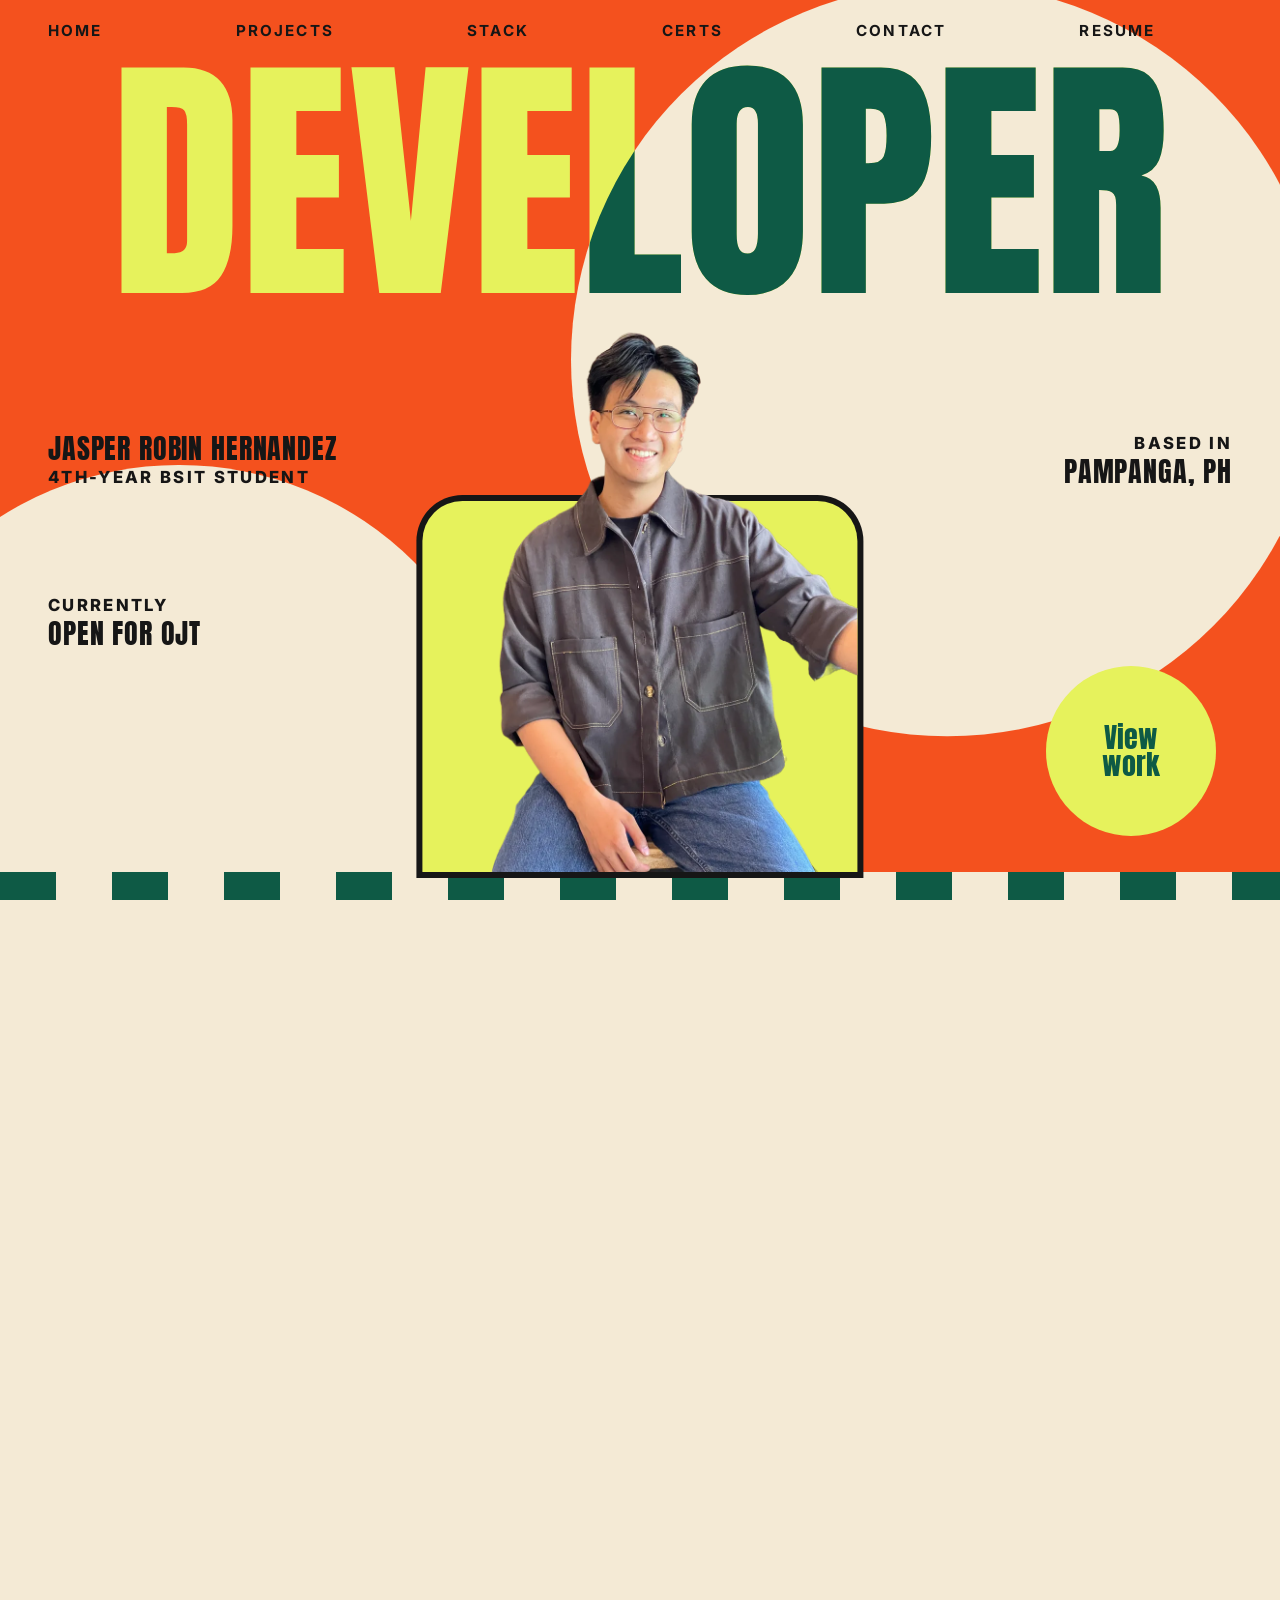
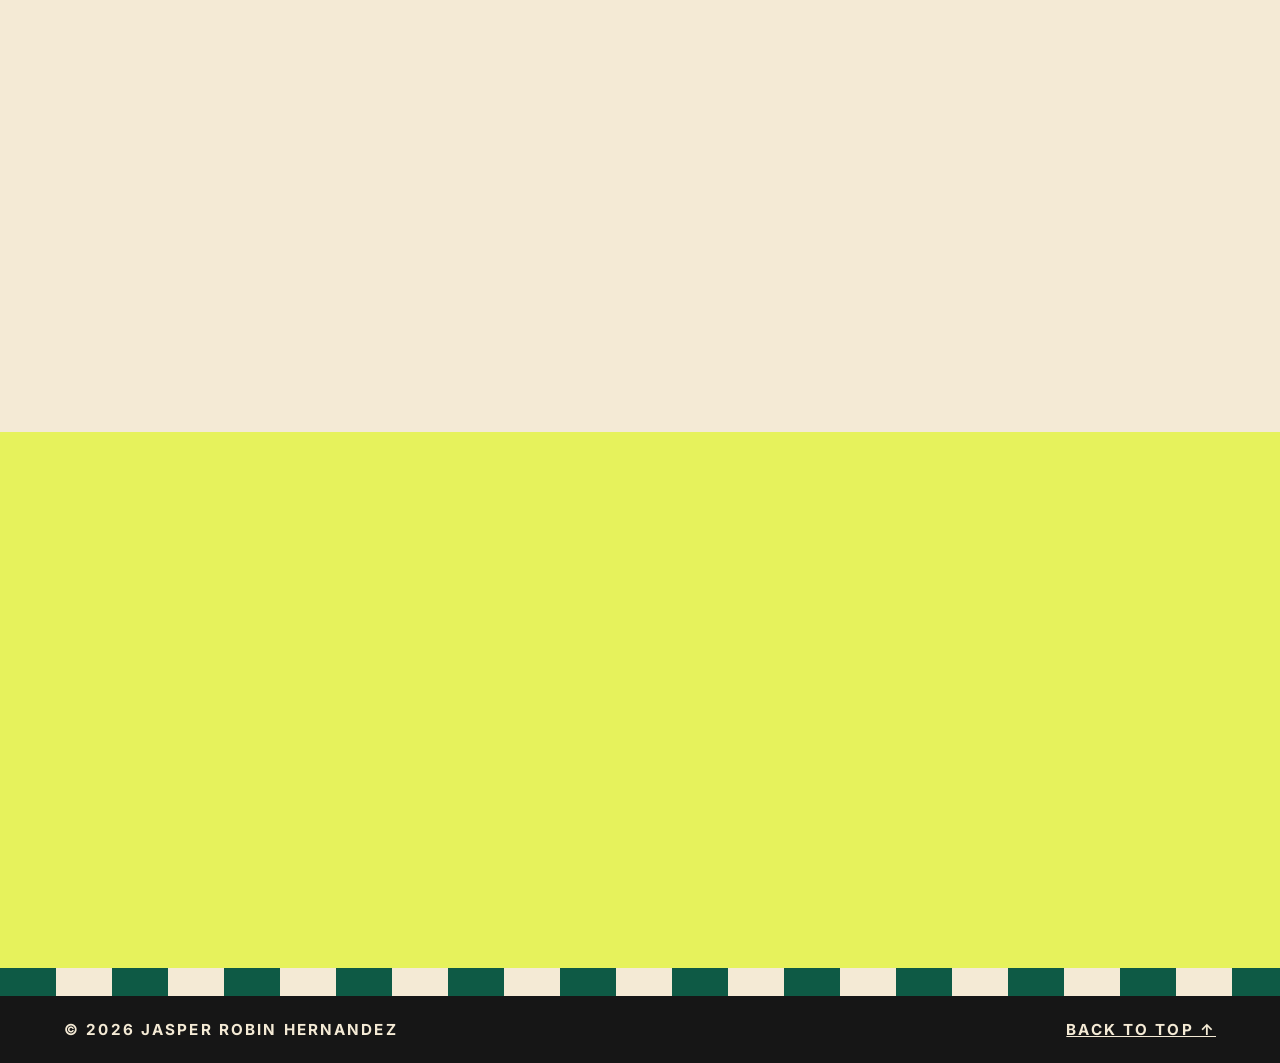
<file: index.html>
<!doctype html>
<html lang="en">
<head>
<meta charset="utf-8">
<meta name="viewport" content="width=device-width, initial-scale=1">
<title>Jasper Robin Hernandez — Developer</title>
<meta name="description" content="Portfolio of Jasper Robin Hernandez, BS Information Technology student and back-end developer.">
<link rel="preconnect" href="https://fonts.googleapis.com">
<link rel="preconnect" href="https://fonts.gstatic.com" crossorigin>
<link href="https://fonts.googleapis.com/css2?family=Anton&family=Inter:wght@400;600;800&display=swap" rel="stylesheet">
<link rel="stylesheet" href="styles.css">
<script>document.documentElement.classList.add('js')</script>
<script src="motion.js" defer></script>
</head>
<body>

<header class="hero" id="home">
  <nav aria-label="Main">
    <ul>
      <li><a class="label" href="#home">Home</a></li>
      <li><a class="label" href="#projects">Projects</a></li>
      <li><a class="label" href="#stack">Stack</a></li>
      <li><a class="label" href="#certs">Certs</a></li>
      <li><a class="label" href="#contact">Contact</a></li>
      <li><a class="label" href="Jasper%20Robin%20Hernandez%20-%20OJT%20-%20Resume.pdf" target="_blank" rel="noopener">Resume</a></li>
    </ul>
    <button class="menu-btn" aria-label="Menu" aria-expanded="false"><div class="burger"></div></button>
  </nav>

  <div class="hero-cream" aria-hidden="true"></div>
  <div class="hero-wave" aria-hidden="true"></div>
  <h1 class="display headline">Developer</h1>
  <div class="display headline on-blob" aria-hidden="true">Developer</div>

  <p class="label side l1"><strong>Jasper Robin Hernandez</strong>4th-Year BSIT Student</p>
  <p class="label side l2">Currently<strong>Open for OJT</strong></p>
  <p class="label side r1">Based in<strong>Pampanga, PH</strong></p>

  <div class="portrait"><img src="me.webp" alt="Jasper Robin Hernandez, smiling, seated, wearing a charcoal overshirt" width="900" height="1200"></div>

  <a class="cta-circle" href="#projects">View<br>work</a>
  <div class="stripes" aria-hidden="true"></div>
</header>

<main>
  <section id="projects" aria-labelledby="projects-title">
    <h2 class="display section-title" id="projects-title">Latest work</h2>
    <article class="featured">
      <div class="featured-shot">
        <div class="phone"><img src="smartevent/01-dashboard.webp" alt="SmartEvent dashboard screen" loading="lazy" width="800" height="1709"></div>
      </div>
      <div class="featured-body">
       <div class="featured-main">
        <p class="label featured-eyebrow">Capstone project · 2026 · Mobile app</p>
        <h3>SmartEvent</h3>
        <p>A mobile app that lets student organizations at La Consolacion University Philippines run campus events end to end: event proposals with multi-step approvals, budgets and expenses with receipt scanning, event-linked inventory, and financial reports. It replaces the spreadsheets organizations used to track their operations, with automatic expense deductions and low-balance alerts.</p>
        <p class="role"><span class="label">My role</span>Lead Developer — Backend</p>
        <p>I led development and focused on the backend: the FastAPI REST API, the PostgreSQL schema and migrations, role-based access for seven user roles, and the OCR, storage and email integrations.</p>
        <div class="card-links"><a class="btn dark" href="smartevent.html">Take A Look</a><a class="btn light" href="https://github.com/hrnndzzzz/SMARTEVENT-APP">GitHub</a></div>
       </div>
       <div class="featured-side">
        <dl class="facts">
          <dt class="label">Mobile</dt><dd><ul class="tags"><li>Flutter</li><li>Dart</li><li>Provider</li><li>SQLite (offline)</li></ul></dd>
          <dt class="label">Backend</dt><dd><ul class="tags"><li>Python</li><li>FastAPI</li><li>SQLAlchemy</li><li>Pydantic</li><li>JWT + Argon2 auth</li><li>ReportLab (PDF)</li><li>pytest</li><li>Docker</li></ul></dd>
          <dt class="label">Data &amp; services</dt><dd><ul class="tags"><li>PostgreSQL</li><li>Supabase (Storage)</li><li>Gemini API (OCR)</li><li>Resend</li></ul></dd>
        </dl>
        <ul class="highlights">
          <li>Approval workflows: adviser → admin → institutional signatories</li>
          <li>Receipt OCR with duplicate detection, plus PDF, CSV and HTML reports</li>
          <li>600+ automated backend tests</li>
        </ul>
       </div>
      </div>
    </article>
  </section>

  <section id="stack" aria-labelledby="stack-title">
    <h2 class="display section-title" id="stack-title">Tech stack</h2>
    <div class="stack-groups">
      <div><h3 class="label">Languages</h3><ul class="chips"><li>Python</li><li>Java</li><li>C#</li><li>Kotlin</li><li>Dart</li><li>JavaScript</li><li>PHP</li><li>SQL</li></ul></div>
      <div><h3 class="label">Web</h3><ul class="chips"><li>HTML5</li><li>CSS3</li></ul></div>
      <div><h3 class="label">Frameworks &amp; engines</h3><ul class="chips"><li>Flutter</li><li>FastAPI</li><li>SQLAlchemy</li><li>OpenCV</li><li>Godot Engine</li></ul></div>
      <div><h3 class="label">Databases &amp; backend</h3><ul class="chips"><li>PostgreSQL</li><li>MySQL</li><li>Supabase</li><li>MS Access</li><li>REST APIs</li><li>JWT</li></ul></div>
      <div><h3 class="label">Tools &amp; IDEs</h3><ul class="chips"><li>Git</li><li>Android Studio</li><li>Visual Studio</li><li>VS Code</li><li>IntelliJ</li><li>PyCharm</li><li>MS Excel</li></ul></div>
    </div>
  </section>

  <section id="about" aria-labelledby="about-title">
    <div class="about-blob" aria-hidden="true"><span class="display">Hi!</span></div>
    <div class="about-text">
      <h2 class="display" id="about-title">Freshly built,<br>everyday code</h2>
      <p>I'm Jasper Robin, a 4th-year BS Information Technology student at La Consolacion University Philippines. Leading and contributing to academic projects has given me hands-on experience across mobile, web and software development, and computer networking, with a focus on the back end.</p>
      <p>I'm looking for On-the-Job Training where I can keep learning and grow my skills in both software and hardware. I adapt quickly to any work setting.</p>
      <dl class="facts">
        <dt class="label">2023 – Present</dt><dd>BS Information Technology<br><span class="label">La Consolacion University Philippines · Malolos, Bulacan</span></dd>
        <dt class="label">2021 – 2023</dt><dd>Senior High School<br><span class="label">Centro Escolar Integrated School · Malolos, Bulacan</span></dd>
      </dl>
      <a class="btn cream" href="Jasper%20Robin%20Hernandez%20-%20OJT%20-%20Resume.pdf" target="_blank" rel="noopener">View resume</a>
    </div>
  </section>

  <section id="certs" aria-labelledby="certs-title">
    <h2 class="display section-title" id="certs-title">Certs, seminars &amp; wins</h2>
    <ul class="cert-list">
      <li class="cert">
        <span class="display cert-year">2026</span>
        <div><h3>Information Technology Specialist in Device Configuration and Management</h3><p class="label">Certiport · Pearson VUE</p></div>
        <div class="cert-side"><span class="pill">Certification</span><a class="btn light cert-view" href="certs/its-device-configuration-management.jpg">View certificate</a></div>
      </li>
      <li class="cert">
        <span class="display cert-year">2026</span>
        <div>
          <h3>Hackathon Challenge Competitor — RAITE 2026</h3>
          <p class="label">PSITE Central Luzon</p>
          <p class="cert-note">Competed in the Hackathon Challenge at the Regional Assembly on Information Technology Education (RAITE) 2026, held by the Philippine Society of Information Technology Educators. Theme: "CTRL + NEXT: Empowering Students as Future-Ready Digital Innovators and Technology Leaders".</p>
        </div>
        <div class="cert-side"><span class="pill">Hackathon</span><a class="btn light cert-view" href="certs/raite-2026-hackathon.jpg">View certificate</a></div>
      </li>
      <li class="cert">
        <span class="display cert-year">2026</span>
        <div><h3>Fundamentals of Enterprise Security</h3><p class="label">CloudSwyft Global Systems, Inc.</p></div>
        <div class="cert-side"><span class="pill">Training</span><a class="btn light cert-view" href="certs/cloudswyft-enterprise-security.jpg">View certificate</a></div>
      </li>
      <li class="cert">
        <span class="display cert-year">2026</span>
        <div><h3>CTRL + ALT + DEFEND: Securing Your Code from Day One</h3><p class="label">La Consolacion University Philippines</p></div>
        <div class="cert-side"><span class="pill">Seminar</span></div>
      </li>
      <li class="cert">
        <span class="display cert-year">2025</span>
        <div><h3>Microsoft Office Specialist: Access 2019 Expert</h3><p class="label">Microsoft</p></div>
        <div class="cert-side"><span class="pill">Certification</span><a class="btn light cert-view" href="certs/mos-access-2019-expert.jpg">View certificate</a></div>
      </li>
      <li class="cert">
        <span class="display cert-year">2024</span>
        <div><h3>Microsoft Office Specialist: Excel 2019 Associate</h3><p class="label">Microsoft</p></div>
        <div class="cert-side"><span class="pill">Certification</span><a class="btn light cert-view" href="certs/mos-excel-2019-associate.jpg">View certificate</a></div>
      </li>
      <li class="cert">
        <span class="display cert-year">2024</span>
        <div><h3>Empowering Legacy Systems: Utilizing Machine Learning for Modern Software Innovations</h3><p class="label">La Consolacion University Philippines</p></div>
        <div class="cert-side"><span class="pill">Seminar</span></div>
      </li>
      <li class="cert">
        <span class="display cert-year">2023</span>
        <div><h3>NUVALI Festival of Lights Show Capstone Project Competition</h3><p class="label">Centro Escolar Integrated School</p></div>
        <div class="cert-side"><span class="pill">Competition</span><a class="btn light cert-view" href="certs/nuvali-capstone-2023.jpg">View certificate</a></div>
      </li>
    </ul>
  </section>

  <section id="contact" aria-labelledby="contact-title">
    <h2 class="display section-title" id="contact-title">Let's talk</h2>
    <p>Looking for an OJT trainee, or have a question about my work? My inbox is open.</p>
    <div class="contact-row">
      <a class="btn green" href="mailto:hrnndzjasper20@gmail.com">hrnndzjasper20@gmail.com</a>
      <a class="btn dark" href="Jasper%20Robin%20Hernandez%20-%20OJT%20-%20Resume.pdf" target="_blank" rel="noopener">View resume</a>
      <a class="btn light" href="Jasper%20Robin%20Hernandez%20-%20OJT%20-%20Resume.pdf" download>Download PDF</a>
    </div>
    <div class="contact-row">
      <a class="label" href="https://github.com/hrnndzzzz">GitHub</a>
      <a class="label" href="www.linkedin.com/in/jasper-robin-hernandez-17867b44b">LinkedIn</a>
    </div>
  </section>
</main>

<footer>
  <div class="stripes" aria-hidden="true"></div>
  <div class="row label"><span>© 2026 Jasper Robin Hernandez</span><a href="#home">Back to top ↑</a></div>
</footer>

<a class="to-top" href="#home" aria-label="Back to top">↑</a>
<dialog class="cert-viewer" aria-labelledby="cert-viewer-title">
  <div class="cert-viewer-bar"><span class="label" id="cert-viewer-title"></span><button type="button" aria-label="Close">×</button></div>
  <img alt="">
  <p class="cert-missing" hidden>Certificate picture not added yet.<br>Save it as <code></code></p>
</dialog>
<script>
  // "View certificate" links open the image in a pop-up; without JS they just open the image file.
  const viewer = document.querySelector('.cert-viewer'), viewerImg = viewer.querySelector('img');
  document.querySelectorAll('.cert-view').forEach(a => a.addEventListener('click', e => {
    e.preventDefault();
    const title = a.closest('.cert').querySelector('h3').textContent;
    viewer.querySelector('#cert-viewer-title').textContent = title;
    viewerImg.hidden = false; missing.hidden = true;
    missing.querySelector('code').textContent = a.getAttribute('href');
    viewerImg.src = a.href; viewerImg.alt = 'Certificate: ' + title;
    viewer.showModal();
  }));
  // shortcut: placeholder until the real picture is saved in certs/; remove once all files exist.
  const missing = viewer.querySelector('.cert-missing');
  viewerImg.addEventListener('error', () => { viewerImg.hidden = true; missing.hidden = false; });
  viewer.querySelector('button').addEventListener('click', () => viewer.close());
  viewer.addEventListener('click', e => { if (e.target === viewer) viewer.close(); });
  const toTop = document.querySelector('.to-top');
  // hidden at the top and on the last section, where the footer has its own Back to top link
  const lastSection = document.getElementById('contact');
  addEventListener('scroll', () => toTop.classList.toggle('show', scrollY > innerHeight * .6 && lastSection.getBoundingClientRect().top > innerHeight * .5), { passive: true });
  const nav = document.querySelector('nav'), btn = nav.querySelector('.menu-btn');
  btn.addEventListener('click', () => btn.setAttribute('aria-expanded', nav.classList.toggle('open')));
  nav.querySelectorAll('ul a').forEach(a => a.addEventListener('click', () => { nav.classList.remove('open'); btn.setAttribute('aria-expanded', false); }));
</script>
</body>
</html>
</file>
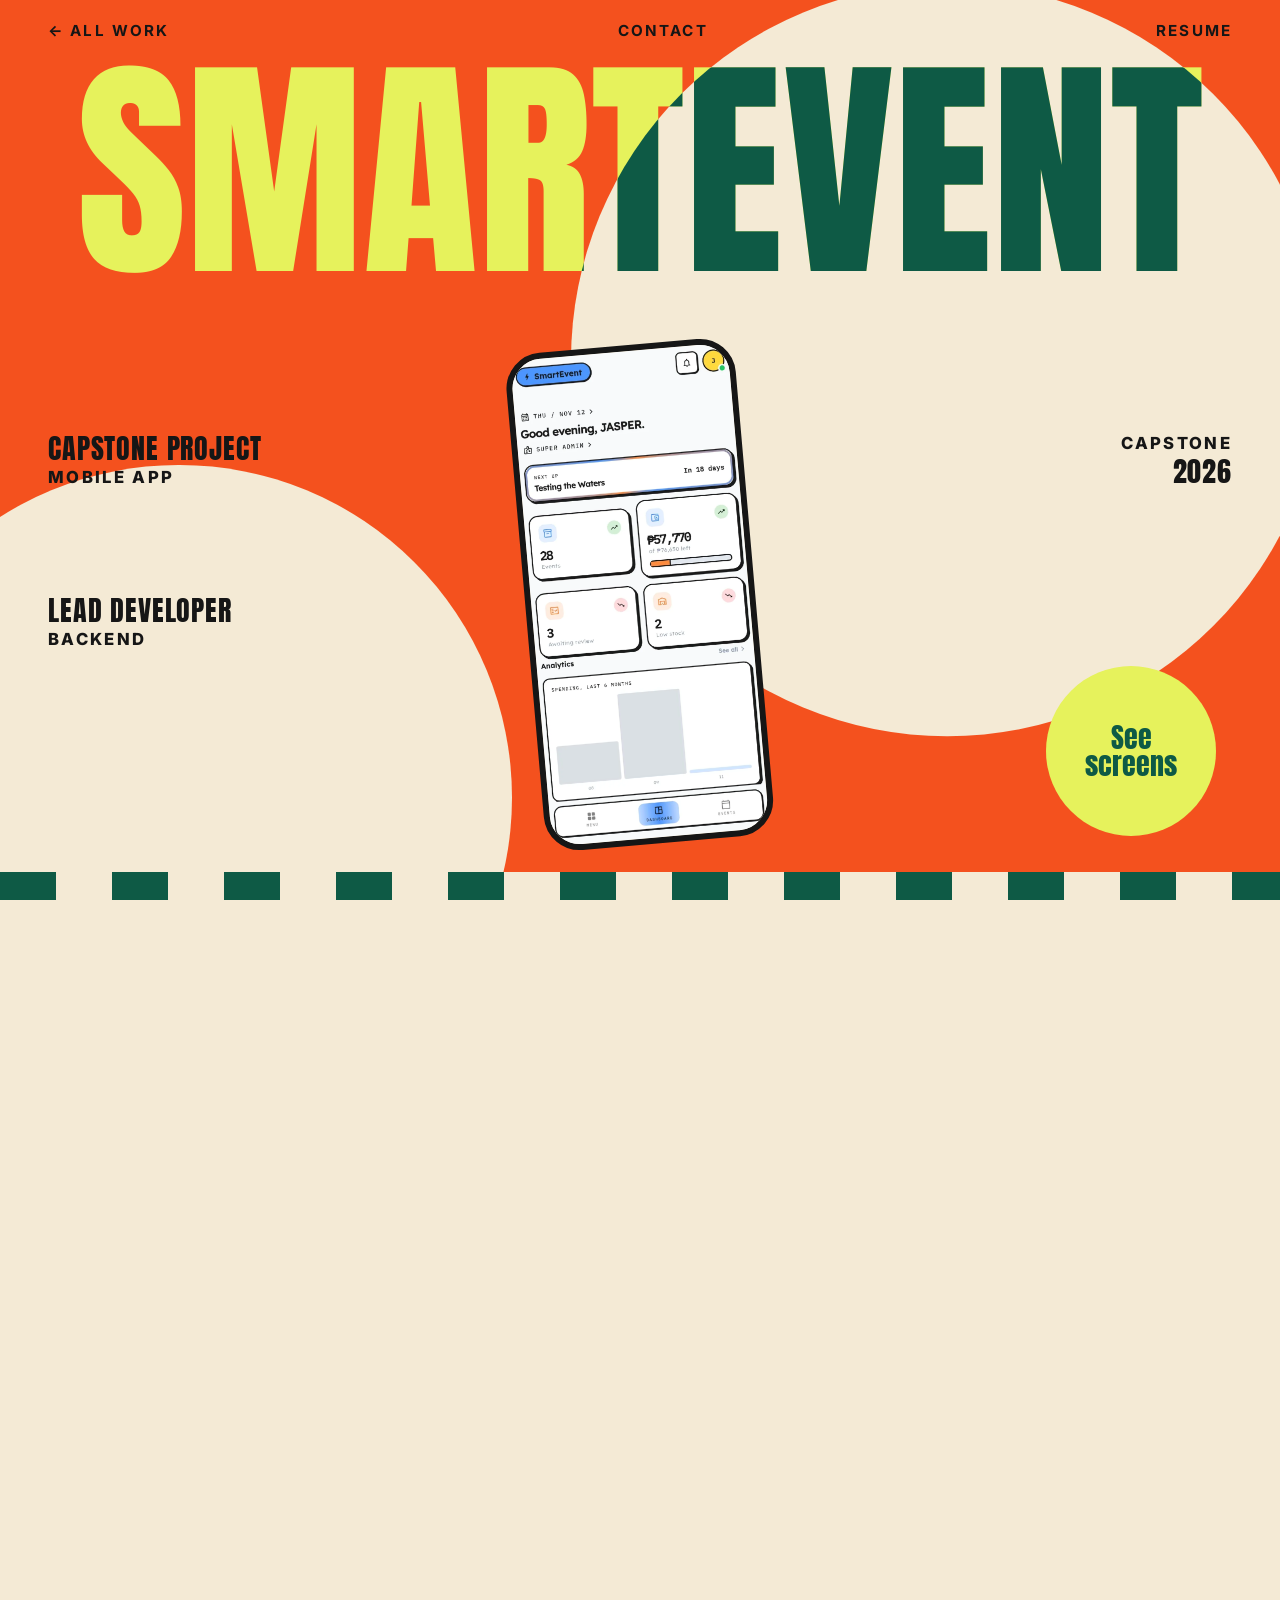
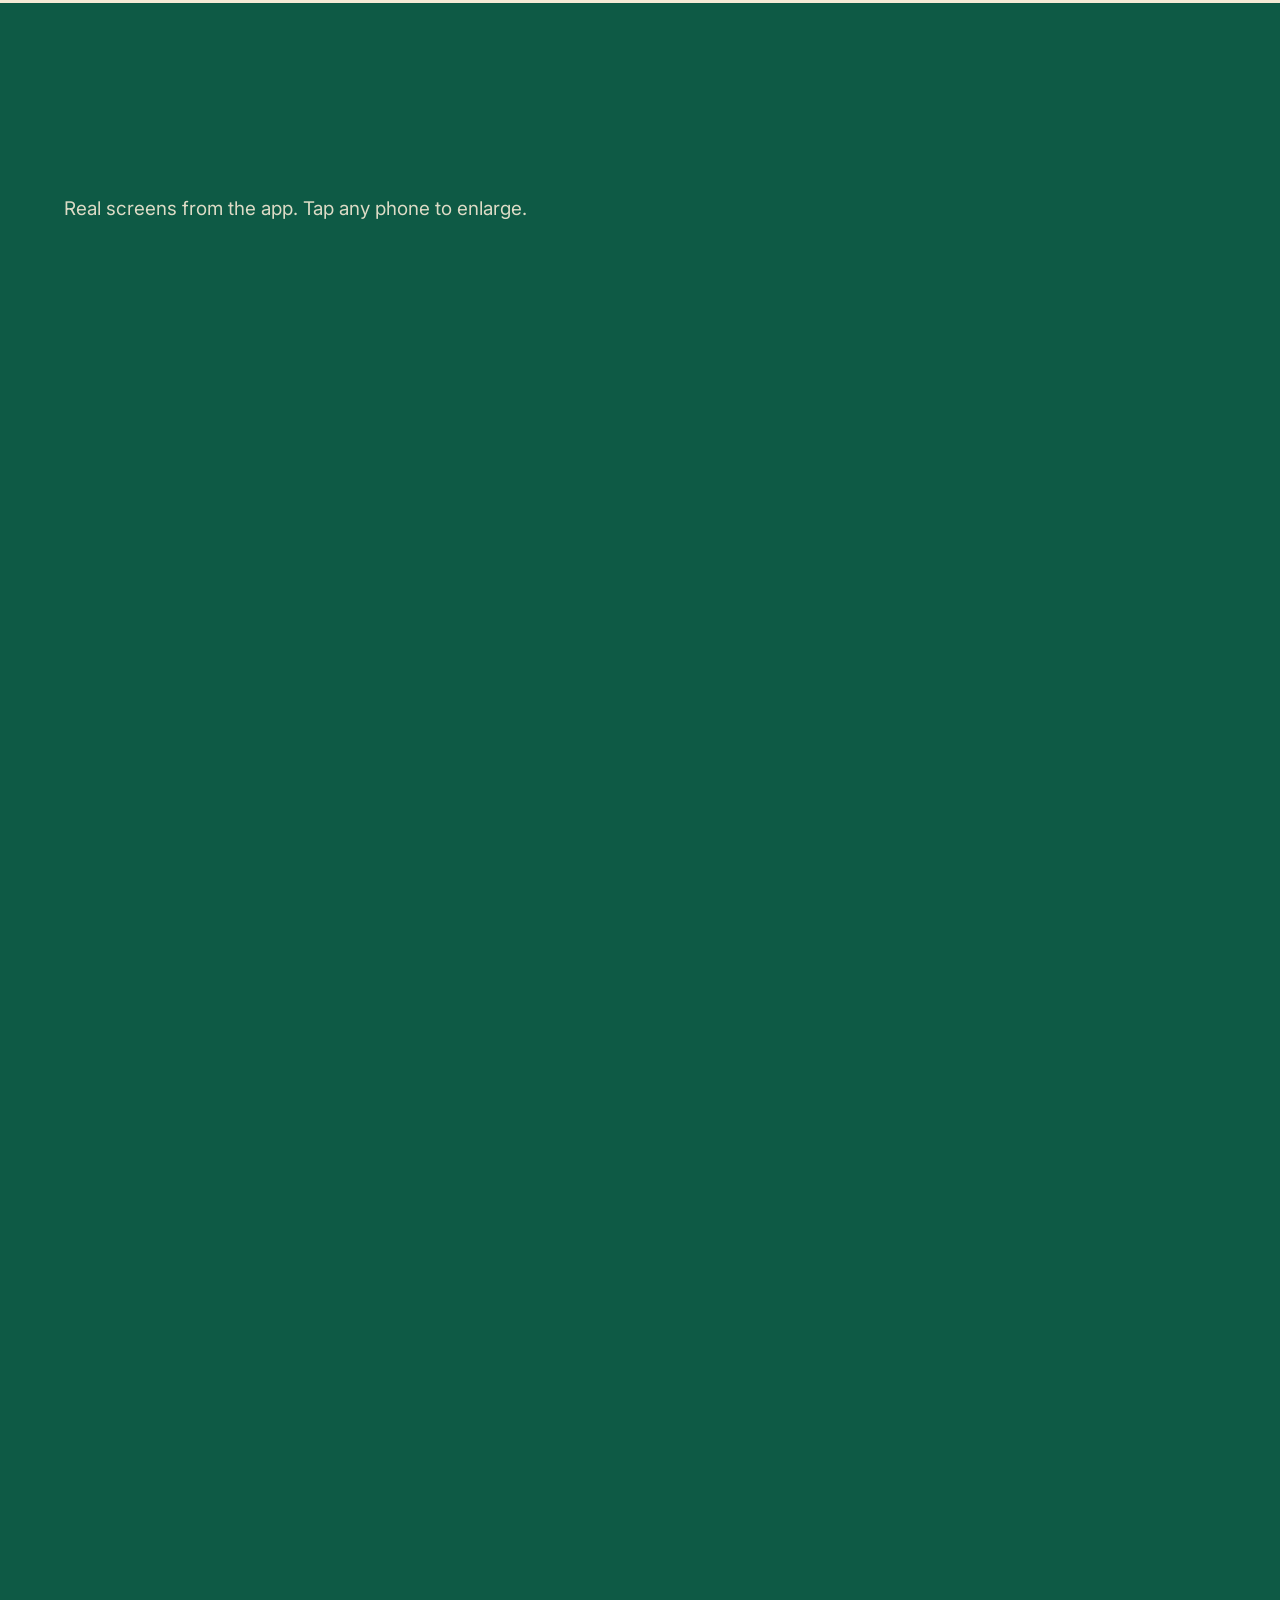
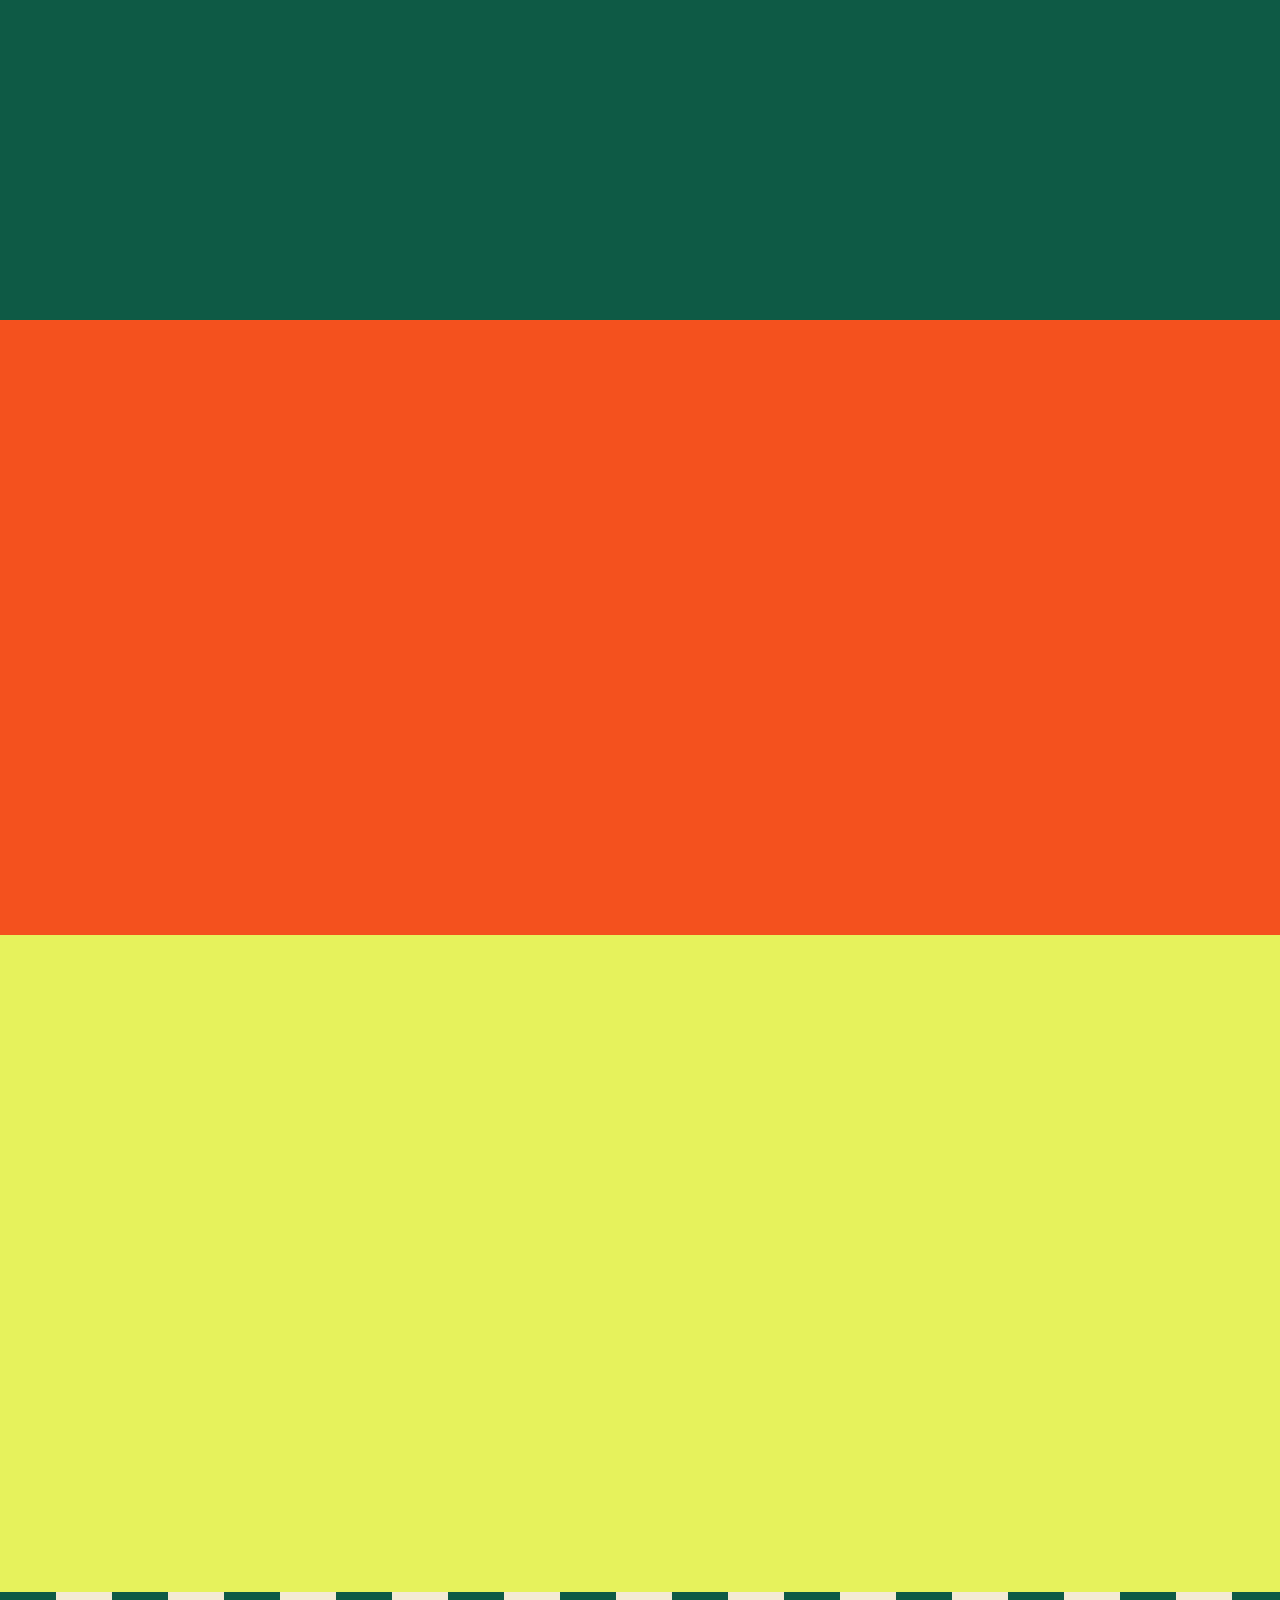
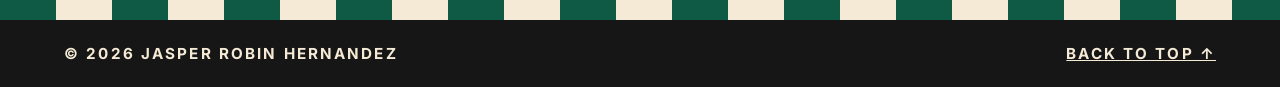
<file: smartevent.html>
<!doctype html>
<html lang="en">
<head>
<meta charset="utf-8">
<meta name="viewport" content="width=device-width, initial-scale=1">
<title>JASPER ROBIN HERNANDEZ</title>
<meta name="description" content="SmartEvent: a mobile app capstone project for La Consolacion University Philippines.">
<link rel="preconnect" href="https://fonts.googleapis.com">
<link rel="preconnect" href="https://fonts.gstatic.com" crossorigin>
<link href="https://fonts.googleapis.com/css2?family=Anton&family=Inter:wght@400;600;800&display=swap" rel="stylesheet">
<link rel="stylesheet" href="styles.css">
<script>document.documentElement.classList.add('js')</script>
<script src="motion.js" defer></script>
</head>
<body>

<header class="hero" id="top">
  <nav class="simple" aria-label="Main">
    <ul>
      <li><a class="label" href="index.html#projects">← All work</a></li>
      <li><a class="label" href="index.html#contact">Contact</a></li>
      <li><a class="label" href="Jasper%20Robin%20Hernandez%20-%20OJT%20-%20Resume.pdf" target="_blank" rel="noopener">Resume</a></li>
    </ul>
  </nav>

  <div class="hero-cream" aria-hidden="true"></div>
  <div class="hero-wave" aria-hidden="true"></div>
  <h1 class="display headline long">SmartEvent</h1>
  <div class="display headline long on-blob" aria-hidden="true">SmartEvent</div>

  <p class="label side l1"><strong>Capstone Project</strong>Mobile app</p>
  <p class="label side l2"><strong>Lead Developer</strong>Backend</p>
  <p class="label side r1">Capstone<strong>2026</strong></p>

  <div class="hero-phone">
    <div class="phone"><img src="smartevent/01-dashboard.webp" alt="SmartEvent dashboard screen" width="800" height="1709"></div>
  </div>

  <a class="cta-circle" href="#snapshots">See<br>screens</a>
  <div class="stripes" aria-hidden="true"></div>
</header>

<main>
  <section id="overview" aria-labelledby="overview-title">
    <h2 class="display section-title" id="overview-title">Overview</h2>
    <div class="overview-grid">
      <div>
        <p>SmartEvent is a mobile app for student organizations at La Consolacion University Philippines. It covers the whole life of a campus event: proposals and multi-step approvals, budgets and expenses with receipt scanning, event-linked inventory, and financial reports. It replaces the spreadsheet-based tracking organizations used before, with automatic expense deductions and low-balance alerts.</p>
        <p>As Lead Developer I focused on the backend: a FastAPI REST API on Supabase PostgreSQL, role-based access for seven roles scoped by department and organization, and integrations for receipt OCR (Gemini), file storage and email (Resend). The backend is covered by 600+ automated tests.</p>
      </div>
      <div>
        <dl class="facts">
          <dt class="label">Role</dt><dd>Lead Developer — Backend</dd>
          <dt class="label">Type</dt><dd>Capstone project, CITE, 2026</dd>
          <dt class="label">Platform</dt><dd>Mobile (Flutter)</dd>
          <dt class="label">Mobile</dt><dd><ul class="tags"><li>Flutter</li><li>Dart</li><li>Provider</li><li>SQLite (offline)</li></ul></dd>
          <dt class="label">Backend</dt><dd><ul class="tags"><li>Python</li><li>FastAPI</li><li>SQLAlchemy</li><li>Pydantic</li><li>JWT + Argon2 auth</li><li>ReportLab (PDF)</li><li>pytest</li><li>Docker</li></ul></dd>
          <dt class="label">Data &amp; services</dt><dd><ul class="tags"><li>PostgreSQL</li><li>Supabase (Storage)</li><li>Gemini API (OCR)</li><li>Resend</li></ul></dd>
        </dl>
      </div>
    </div>
  </section>

  <section id="snapshots" aria-labelledby="snapshots-title">
    <h2 class="display section-title" id="snapshots-title">Snapshots</h2>
    <p class="shots-intro">Real screens from the app. Tap any phone to enlarge.</p>
    <ul class="shots">
      <li><figure>
        <a class="shot-view" href="smartevent/01-dashboard.webp"><div class="phone"><img src="smartevent/01-dashboard.webp" alt="SmartEvent dashboard: 28 events, budget left, items awaiting review and low stock" loading="lazy" width="800" height="1709"></div></a>
        <figcaption><span class="display shot-num">01</span><strong class="shot-title">Dashboard</strong><span class="shot-desc">Events, budget left, pending reviews and low stock at a glance.</span></figcaption>
      </figure></li>
      <li><figure>
        <a class="shot-view" href="smartevent/02-proposal-start.webp"><div class="phone"><img src="smartevent/02-proposal-start.webp" alt="Start of the Student Activity Proposal form, choosing in campus, off campus or online" loading="lazy" width="800" height="1709"></div></a>
        <figcaption><span class="display shot-num">02</span><strong class="shot-title">Start a proposal</strong><span class="shot-desc">The university's activity proposal form, digitized: in campus, off campus or online.</span></figcaption>
      </figure></li>
      <li><figure>
        <a class="shot-view" href="smartevent/03-approval-status.webp"><div class="phone"><img src="smartevent/03-approval-status.webp" alt="Approval status of an event: adviser review and admin approval done, now with the signatories" loading="lazy" width="800" height="1708"></div></a>
        <figcaption><span class="display shot-num">03</span><strong class="shot-title">Approval status</strong><span class="shot-desc">Adviser, admin, then signatories, with the review history kept.</span></figcaption>
      </figure></li>
      <li><figure>
        <a class="shot-view" href="smartevent/04-proposal-form.webp"><div class="phone"><img src="smartevent/04-proposal-form.webp" alt="Proposal form with six parts marked Filled in, Started or Not yet, and a print button" loading="lazy" width="800" height="1708"></div></a>
        <figcaption><span class="display shot-num">04</span><strong class="shot-title">Proposal form</strong><span class="shot-desc">Six parts tracked from "Filled in" to "Not yet", printable for signing.</span></figcaption>
      </figure></li>
      <li><figure>
        <a class="shot-view" href="smartevent/05-money.webp"><div class="phone"><img src="smartevent/05-money.webp" alt="Money screen: allocated, spent, left and pending amounts with links to expenses, receipts, income and budget categories" loading="lazy" width="800" height="1710"></div></a>
        <figcaption><span class="display shot-num">05</span><strong class="shot-title">Money</strong><span class="shot-desc">Allocated, spent, left and pending, plus expenses, receipts and income.</span></figcaption>
      </figure></li>
      <li><figure>
        <a class="shot-view" href="smartevent/06-reports.webp"><div class="phone"><img src="smartevent/06-reports.webp" alt="Financial reports with allocation versus actual, expense distribution and income source charts" loading="lazy" width="800" height="1708"></div></a>
        <figcaption><span class="display shot-num">06</span><strong class="shot-title">Financial reports</strong><span class="shot-desc">Allocation vs actual, expense distribution and where the money came from.</span></figcaption>
      </figure></li>
      <li><figure>
        <a class="shot-view" href="smartevent/07-inventory.webp"><div class="phone"><img src="smartevent/07-inventory.webp" alt="Inventory grouped by location, with stock counts and status filters" loading="lazy" width="800" height="1706"></div></a>
        <figcaption><span class="display shot-num">07</span><strong class="shot-title">Inventory</strong><span class="shot-desc">Stock by location, changed only through recorded movements.</span></figcaption>
      </figure></li>
    </ul>
  </section>

  <section id="features" aria-labelledby="features-title">
    <h2 class="display section-title" id="features-title">Key features</h2>
    <div class="features">
      <div><span class="display">01</span><h3>Event approvals</h3><p>SmartEvent digitalizes Student Activity Proposals that can generate a digital trail as well as from filling out forms digitally to have a ready to print generated pdf file. Proposals move through adviser, admin and institutional signatories in order. Nobody can approve their own request, and rejected proposals can be fixed and resubmitted with their history kept.</p></div>
      <div><span class="display">02</span><h3>Finance &amp; receipts</h3><p>Treasurers log expenses and income against category and event budgets. Receipts are scanned with Gemini OCR and checked for duplicates before review.</p></div>
      <div><span class="display">03</span><h3>Inventory &amp; reports</h3><p>Event-linked stock with a full movement ledger, plus weekly, semester and school-year financial reports exported as PDF, CSV or HTML.</p></div>
    </div>
  </section>

  <section id="contact" aria-labelledby="cta-title">
    <h2 class="display section-title" id="cta-title">Like what you see?</h2>
    <p>Want something like this built, or want to talk about how it works?</p>
    <div class="contact-row">
      <a class="btn green" href="index.html#contact">Let's talk</a>
      <a class="btn light" href="index.html#projects">Back to all work</a>
    </div>
  </section>
</main>

<footer>
  <div class="stripes" aria-hidden="true"></div>
  <div class="row label"><span>© 2026 Jasper Robin Hernandez</span><a href="#top">Back to top ↑</a></div>
</footer>
<a class="to-top" href="#top" aria-label="Back to top">↑</a>
<dialog class="cert-viewer shot-viewer" aria-labelledby="shot-viewer-title">
  <div class="cert-viewer-bar"><span class="label" id="shot-viewer-title"></span><button type="button" aria-label="Close">×</button></div>
  <img alt="">
</dialog>
<script>
  // Snapshot links open the screenshot in a pop-up; without JS they just open the image file.
  const viewer = document.querySelector('.shot-viewer'), viewerImg = viewer.querySelector('img');
  document.querySelectorAll('.shot-view').forEach(a => a.addEventListener('click', e => {
    e.preventDefault();
    viewer.querySelector('#shot-viewer-title').textContent = 'SmartEvent · ' + a.closest('figure').querySelector('.shot-title').textContent;
    viewerImg.src = a.href; viewerImg.alt = a.querySelector('img').alt;
    viewer.showModal();
  }));
  viewer.querySelector('button').addEventListener('click', () => viewer.close());
  viewer.addEventListener('click', e => { if (e.target === viewer) viewer.close(); });
  const toTop = document.querySelector('.to-top');
  // hidden at the top and on the last section, where the footer has its own Back to top link
  const lastSection = document.getElementById('contact');
  addEventListener('scroll', () => toTop.classList.toggle('show', scrollY > innerHeight * .6 && lastSection.getBoundingClientRect().top > innerHeight * .5), { passive: true });
</script>
</body>
</html>
</file>
<file: styles.css>
:root {
  --orange: #F4511E;
  --lime: #E6F25C;
  --green: #0E5A45;
  --cream: #F4EAD5;
  --ink: #161616;
  --display: "Anton", Impact, "Arial Narrow", sans-serif;
  --sans: "Inter", system-ui, sans-serif;
  /* hero blob: shared by the cream shape and the green copy of the headline */
  --blob: circle(34% at 74% 40%);
}
* { box-sizing: border-box; margin: 0; }
html { scroll-behavior: smooth; }
body { font-family: var(--sans); color: var(--ink); background: var(--orange); overflow-x: hidden; }
a { color: inherit; }
:focus-visible { outline: 3px solid var(--ink); outline-offset: 3px; border-radius: 4px; }
.label { font-size: clamp(.78rem, .68rem + .35vw, .95rem); font-weight: 700; letter-spacing: .14em; text-transform: uppercase; }
.display { font-family: var(--display); text-transform: uppercase; line-height: .85; font-weight: 400; }
.stripes { height: 28px; background: repeating-linear-gradient(90deg, var(--green) 0 56px, var(--cream) 56px 112px); }

/* ---------- nav ---------- */
nav { position: absolute; top: 0; left: 0; right: 0; z-index: 10; display: flex; justify-content: space-between; align-items: center; padding: 20px clamp(16px, 4vw, 48px); }
nav ul { list-style: none; display: flex; flex: 1; justify-content: space-between; padding: 0 0 0 0; margin-right: clamp(24px, 6vw, 96px); }
nav ul a { text-decoration: none; }
nav ul a:hover { text-decoration: underline 2px; text-underline-offset: 4px; }
.menu-btn { display: none; }
.burger { width: 34px; height: 12px; border-block: 3px solid var(--ink); }

/* ---------- hero ---------- */
.hero { position: relative; min-height: max(100svh, 640px); overflow: hidden; display: flex; flex-direction: column; }
.hero-cream { position: absolute; inset: 0; background: var(--cream); clip-path: var(--blob); }
.hero-wave { position: absolute; left: -12vw; bottom: -18vw; width: 52vw; height: 52vw; border-radius: 50%; background: var(--cream); }
.headline { position: absolute; inset: 0; padding-top: 70px; text-align: center; font-size: 20.5vw; white-space: nowrap; color: var(--lime); pointer-events: none; }
.headline.on-blob { color: var(--green); clip-path: var(--blob); }
.portrait {
  position: absolute; left: 50%; bottom: 28px; translate: -50% 0; z-index: 2;
  /* grows on big screens, but never taller than the hero minus the nav area */
  width: min(clamp(220px, 34vw, 560px), calc((max(100svh, 640px) - 150px) * .75)); aspect-ratio: 3 / 4;
}
/* Backdrop card from chest down: the photo's cut right arm and cut legs end on its outline, so they read as leaving the frame. */
.portrait::before { content: ""; position: absolute; inset: 36% 0 0 0; background: var(--lime); border-radius: 40px 40px 0 0; box-shadow: 0 0 0 6px var(--ink); }
.portrait img { position: relative; display: block; width: 100%; height: 100%; object-fit: contain; }
.side { position: absolute; z-index: 3; line-height: 1.4; font-size: clamp(.9rem, 1.3vw, 1.35rem); font-weight: 800; max-width: calc(33vw - clamp(16px, 4vw, 48px) - 24px); }
.side strong { display: block; font-family: var(--display); font-weight: 400; font-size: clamp(1.3rem, 2.2vw, 2.4rem); letter-spacing: .03em; line-height: 1.05; margin-block: 2px; }
.side.l1 { left: clamp(16px, 4vw, 48px); top: 48%; }
.side.l2 { left: clamp(16px, 4vw, 48px); top: 66%; color: var(--ink); }
.side.r1 { right: clamp(16px, 4vw, 48px); top: 48%; text-align: right; color: var(--ink); }
.cta-circle {
  position: absolute; right: clamp(16px, 5vw, 64px); bottom: 64px; z-index: 3;
  width: clamp(110px, 14vw, 170px); aspect-ratio: 1; border-radius: 50%;
  background: var(--lime); color: var(--green); display: grid; place-items: center;
  font-family: var(--display); font-size: clamp(1.2rem, 2.2vw, 2rem); text-decoration: none; text-align: center; line-height: .95;
  transition: transform .2s;
}
.cta-circle:hover { transform: rotate(-8deg) scale(1.05); }
.hero .stripes { position: absolute; left: 0; right: 0; bottom: 0; z-index: 1; }

/* ---------- shared sections ---------- */
section { padding: clamp(48px, 6vw, 88px) clamp(16px, 5vw, 64px); }
.section-title { font-size: clamp(3.5rem, 9vw, 7.5rem); margin-bottom: 28px; }

/* ---------- projects ---------- */
#projects { background: var(--cream); }
#projects .section-title { color: var(--orange); }
.cards { display: grid; grid-template-columns: repeat(auto-fit, minmax(min(100%, 300px), 1fr)); gap: 24px; }
.card { background: #fff; border: 3px solid var(--ink); border-radius: 24px; padding: 28px; display: flex; flex-direction: column; gap: 14px; box-shadow: 8px 8px 0 var(--green); transition: transform .2s, box-shadow .2s; }
.card:hover { transform: translate(-4px, -4px); box-shadow: 12px 12px 0 var(--green); }
.card-num { font-family: var(--display); font-size: 3rem; color: var(--orange); line-height: 1; }
.card h3 { font-family: var(--display); font-size: 2rem; font-weight: 400; text-transform: uppercase; }
.card p { line-height: 1.55; }
.tags { display: flex; flex-wrap: wrap; gap: 8px; list-style: none; padding: 0; }
.tags li, .pill { background: var(--lime); border: 2px solid var(--ink); border-radius: 999px; padding: 4px 12px; font-size: .85rem; font-weight: 600; }
.card-links { display: flex; gap: 12px; margin-top: auto; padding-top: 8px; }
.btn { display: inline-block; padding: 12px 22px; border-radius: 999px; border: 3px solid var(--ink); font-weight: 800; text-decoration: none; text-transform: uppercase; font-size: .8rem; letter-spacing: .08em; transition: transform .2s; }
.btn:hover { transform: translateY(-2px); }
.btn.dark { background: var(--ink); color: var(--cream); }
.btn.light { background: transparent; }
.btn.green { background: var(--green); color: var(--cream); }
.btn.cream { background: var(--cream); }

.featured { display: grid; grid-template-columns: minmax(0, 300px) 1fr; gap: clamp(32px, 5vw, 64px); align-items: center; background: #fff; border: 3px solid var(--ink); border-radius: 32px; padding: clamp(24px, 4vw, 48px); box-shadow: 12px 12px 0 var(--green); }
.featured-shot .phone { max-width: 280px; margin-inline: auto; rotate: -4deg; }
.featured-eyebrow { color: var(--orange); }
.featured h3 { font-family: var(--display); font-weight: 400; text-transform: uppercase; font-size: clamp(3rem, 7vw, 5.5rem); line-height: .9; color: var(--green); margin: 8px 0 16px; }
.featured-main > p { line-height: 1.6; margin-bottom: 16px; font-size: clamp(1rem, .9rem + .2vw, 1.15rem); }
.featured-main .card-links { margin-bottom: 24px; }
.featured-side .highlights { line-height: 1.7; }
@media (min-width: 1000px) {
  .featured-body { display: grid; grid-template-columns: 1fr 1fr; gap: clamp(32px, 4vw, 56px); align-items: center; }
  /* label above its tags, so the tags get the column's full width */
  .featured-side .facts { margin-top: 0; grid-template-columns: 1fr; gap: 8px; }
  .featured-side .facts dd { margin-bottom: 10px; }
}
.featured .role { border-left: 6px solid var(--orange); padding-left: 14px; font-weight: 800; font-size: 1.25rem; line-height: 1.3; }
.featured .role .label { display: block; color: var(--orange); }
.highlights { padding-left: 1.2em; margin-bottom: 24px; line-height: 1.6; }

/* ---------- stack ---------- */
#stack { background: var(--green); color: var(--cream); }
#stack .section-title { color: var(--lime); }
/* wrapping row: each line of groups stretches edge to edge, so no group sits beside empty space */
.stack-groups { display: flex; flex-wrap: wrap; gap: 32px 48px; }
.stack-groups > div { flex: 1 1 320px; }
.stack-groups h3 { margin-bottom: 18px; }
.chips { display: flex; flex-wrap: wrap; gap: 12px; list-style: none; padding: 0; }
.chips li { font-family: var(--display); font-size: clamp(1.3rem, 2.4vw, 1.9rem); text-transform: uppercase; padding: 8px 20px; border-radius: 999px; background: var(--cream); color: var(--green); }
.chips li:nth-child(3n+1) { background: var(--lime); rotate: -3deg; }
.chips li:nth-child(3n+2) { background: var(--orange); color: var(--ink); rotate: 2deg; }

/* ---------- about ---------- */
#about { position: relative; overflow: hidden; display: grid; grid-template-columns: repeat(auto-fit, minmax(min(100%, 320px), 1fr)); gap: 48px; align-items: center; }
@media (min-width: 761px) { #about { grid-template-columns: minmax(240px, .8fr) 1.2fr; } }
.about-blob { aspect-ratio: 1; max-width: 520px; width: 100%; justify-self: center; background: var(--cream); border-radius: 62% 38% 55% 45% / 48% 60% 40% 52%; display: grid; place-items: center; color: var(--green); text-align: center; }
.about-blob .display { font-size: clamp(4rem, 12vw, 8rem); }
.about-text h2 { font-size: clamp(3rem, 8vw, 6rem); color: var(--lime); margin-bottom: 24px; }
.about-text p { font-size: clamp(1.05rem, .9rem + .35vw, 1.3rem); line-height: 1.6; margin-bottom: 16px; color: var(--ink); }
.about-text .facts { margin-top: 24px; }
.facts dd .label { font-weight: 600; opacity: .75; }

/* ---------- certs ---------- */
#certs { background: var(--cream); }
#certs .section-title { color: var(--green); }
.cert-list { list-style: none; padding: 0; border-top: 3px solid var(--ink); }
.cert { display: grid; grid-template-columns: 6rem 1fr auto; gap: 24px; align-items: center; padding: 24px 0; border-bottom: 3px solid var(--ink); }
.cert-year { font-size: 2.5rem; color: var(--orange); }
.cert h3 { font-family: var(--display); font-weight: 400; text-transform: uppercase; font-size: clamp(1.4rem, 2.6vw, 2.2rem); line-height: 1.05; }
.cert .label { margin-top: 6px; }
.cert-note { margin-top: 10px; line-height: 1.55; max-width: 90ch; }
.cert-side { display: flex; flex-wrap: wrap; gap: 12px; align-items: center; justify-content: flex-end; }
.cert-viewer { margin: auto; border: 3px solid var(--ink); border-radius: 24px; padding: 0; max-width: min(92vw, 1000px); background: var(--cream); box-shadow: 10px 10px 0 var(--green); }
.cert-viewer::backdrop { background: rgb(22 22 22 / .75); }
.cert-viewer img { display: block; max-width: 100%; max-height: 78vh; margin: 0 auto; }
.cert-viewer img[hidden] { display: none; }
.cert-viewer-bar { display: flex; justify-content: space-between; align-items: center; gap: 16px; padding: 12px 12px 12px 20px; border-bottom: 3px solid var(--ink); }
.cert-missing { padding: 64px 32px; text-align: center; font-weight: 600; line-height: 1.8; min-width: min(80vw, 480px); }
.cert-missing code { background: var(--lime); border: 2px solid var(--ink); border-radius: 8px; padding: 2px 8px; }
.cert-viewer-bar button { width: 44px; height: 44px; border-radius: 50%; border: 3px solid var(--ink); background: var(--lime); font: 1.4rem/1 var(--display); cursor: pointer; flex: none; }

/* ---------- contact ---------- */
#contact { background: var(--lime); text-align: center; }
#contact .section-title { color: var(--green); font-size: clamp(4rem, 13vw, 11rem); line-height: .95; }
#contact p { font-size: clamp(1.05rem, .9rem + .45vw, 1.45rem); max-width: 46ch; margin: 0 auto 32px; line-height: 1.6; }
.contact-row { display: flex; flex-wrap: wrap; justify-content: center; gap: 14px; margin-bottom: 18px; }

footer { background: var(--ink); color: var(--cream); }
footer .row { display: flex; flex-wrap: wrap; gap: 12px; justify-content: space-between; padding: 24px clamp(16px, 5vw, 64px); }

/* ---------- project page ---------- */
nav.simple ul { display: flex; margin-right: 0; }
.headline.long { font-size: 18.5vw; }
.hero-phone { position: absolute; left: 50%; bottom: 56px; translate: -50% 0; rotate: -5deg; z-index: 2; width: clamp(150px, 18vw, 240px); }
.phone { aspect-ratio: 9 / 19.5; border: 6px solid var(--ink); border-radius: 36px; background: var(--cream); color: var(--green); display: grid; place-items: center; text-align: center; overflow: hidden; }
.phone span { max-width: 12ch; }
.phone img { display: block; width: 100%; height: 100%; object-fit: cover; object-position: top; }
#overview { background: var(--cream); }
#overview .section-title { color: var(--orange); }
.overview-grid { display: grid; grid-template-columns: repeat(auto-fit, minmax(min(100%, 320px), 1fr)); gap: 48px; }
@media (min-width: 761px) { .overview-grid { grid-template-columns: 1.2fr 1fr; } }
.overview-grid > div > p { font-size: clamp(1.05rem, .9rem + .35vw, 1.3rem); line-height: 1.6; margin-bottom: 16px; }
.facts { display: grid; grid-template-columns: auto 1fr; gap: 16px 24px; align-items: center; border-top: 3px solid var(--ink); padding-top: 24px; margin-bottom: 28px; }
.facts dd { font-weight: 600; }
#snapshots { background: var(--green); color: var(--cream); }
#snapshots .section-title { color: var(--lime); }
/* Snapshots "sticker wall": 4 + 3 phones, staggered and tilted, each with a coloured hard shadow */
.shots-intro { font-size: clamp(1.05rem, .9rem + .35vw, 1.3rem); margin: -8px 0 40px; opacity: .9; }
.shots { display: flex; flex-wrap: wrap; justify-content: center; gap: 56px clamp(24px, 3vw, 48px); list-style: none; padding: 0; max-width: 1180px; margin-inline: auto; }
.shots li { flex: 0 0 calc(25% - 36px); max-width: 250px; min-width: 0; --shadow: var(--lime); }
.shots li:nth-child(3n+2) { --shadow: var(--orange); }
.shots li:nth-child(3n) { --shadow: var(--cream); }
.shots li:nth-child(even) { margin-top: 36px; }
.shot-view { display: block; text-decoration: none; color: inherit; border-radius: 36px; }
.shot-view:focus-visible { outline: 3px solid var(--lime); outline-offset: 8px; }
.shots .phone { rotate: -3deg; box-shadow: 10px 10px 0 var(--shadow); transition: rotate .25s, translate .25s, box-shadow .25s; cursor: zoom-in; }
.shots li:nth-child(even) .phone { rotate: 2.5deg; }
.shot-view:hover .phone, .shot-view:focus-visible .phone { rotate: 0deg; translate: 0 -8px; box-shadow: 16px 16px 0 var(--shadow); }
.shots figcaption { margin-top: 24px; }
.shot-num { display: block; font-size: 2.6rem; line-height: 1; color: var(--shadow); }
.shot-title { display: block; font-family: var(--display); font-weight: 400; text-transform: uppercase; font-size: 1.5rem; letter-spacing: .02em; margin: 6px 0; }
.shot-desc { display: block; line-height: 1.5; opacity: .85; }
.shot-viewer img { max-height: 86vh; }
#features .section-title { color: var(--lime); }
.features { display: grid; grid-template-columns: repeat(auto-fit, minmax(min(100%, 260px), 1fr)); gap: 40px; }
.features .display { font-size: 4rem; color: var(--lime); }
.features h3 { font-family: var(--display); font-weight: 400; text-transform: uppercase; font-size: 2rem; margin: 12px 0; }
.features p { line-height: 1.6; }

/* ---------- back to top ---------- */
.to-top { position: fixed; right: clamp(16px, 3vw, 32px); bottom: clamp(16px, 3vw, 32px); z-index: 50; width: 56px; height: 56px; border-radius: 50%; display: grid; place-items: center; background: var(--lime); color: var(--green); border: 3px solid var(--ink); box-shadow: 4px 4px 0 var(--ink); font: 1.6rem/1 var(--display); text-decoration: none; opacity: 0; visibility: hidden; translate: 0 12px; transition: opacity .2s, translate .2s, visibility .2s; }
.to-top.show { opacity: 1; visibility: visible; translate: 0 0; }
.to-top:hover { translate: 0 -3px; }

/* ---------- motion ---------- */
/* Scroll compress / decompress (motion.js adds .reveal, toggles .in). Hidden only when JS runs, so the page never stays blank.
   Scaled from the top edge with no vertical shift: that edge is what the observer watches, so the state can't flicker. */
.js .reveal { opacity: 0; transform: scale(.94, .6); transform-origin: top; transition: opacity .5s ease-out, transform .5s cubic-bezier(.2, .7, .2, 1); }
.js .reveal.in { opacity: 1; transform: none; transition-delay: var(--d, 0ms); }
/* Hero entrance on load. "backwards" so hover transforms (View work circle) work once it ends. */
@keyframes rise { from { opacity: 0; transform: translateY(40px); } }
@keyframes fade { from { opacity: 0; } }
.headline { animation: rise .8s cubic-bezier(.2, .7, .2, 1) backwards; }
.portrait, .hero-phone { animation: rise .8s .2s cubic-bezier(.2, .7, .2, 1) backwards; }
.side, .cta-circle { animation: fade .6s .5s ease-out backwards; }
.side.r1 { animation-delay: .6s; }
.side.l2 { animation-delay: .7s; }
.cta-circle { animation-delay: .8s; }

/* ---------- mobile ---------- */
@media (max-width: 760px) {
  .menu-btn { display: block; background: none; border: 0; padding: 8px; cursor: pointer; }
  nav ul { display: none; }
  nav.open ul { display: flex; flex-direction: column; gap: 18px; position: absolute; top: 64px; left: 16px; right: 16px; margin: 0; padding: 24px; background: var(--ink); color: var(--cream); border-radius: 20px; }
  :root { --blob: circle(36% at 90% 37%); }
  .headline { padding-top: 96px; }
  .side.l1 { top: 34%; }
  .side.r1 { top: 42%; }
  .side.l2 { display: none; }
  .side { max-width: 58vw; }
  .portrait { width: 62vw; }
  /* sits beside the head, just above the photo's card (card height = 64% of the 62vw x 4/3 portrait) */
  .cta-circle { width: 92px; bottom: calc(28px + 62vw * 4 / 3 * .64 + 14px); right: 12px; font-size: 1.1rem; }
  .cert { grid-template-columns: 1fr; gap: 10px; justify-items: start; }
  .cert-side { justify-content: flex-start; }
  .featured { grid-template-columns: 1fr; }
  .featured-shot .phone { max-width: 200px; }
  /* phones: one swipe rail; padding keeps the tilt and shadow from being clipped */
  .shots { flex-wrap: nowrap; justify-content: flex-start; overflow-x: auto; scroll-snap-type: x mandatory; padding: 16px 12px 24px; gap: 28px; max-width: none; }
  .shots li { flex: 0 0 62vw; max-width: none; scroll-snap-align: center; }
  .shots li:nth-child(even) { margin-top: 0; }
}
@media (prefers-reduced-motion: reduce) {
  html { scroll-behavior: auto; }
  *, *::before, *::after { transition: none !important; animation: none !important; }
  .js .reveal { opacity: 1; transform: none; }
}
</file>
